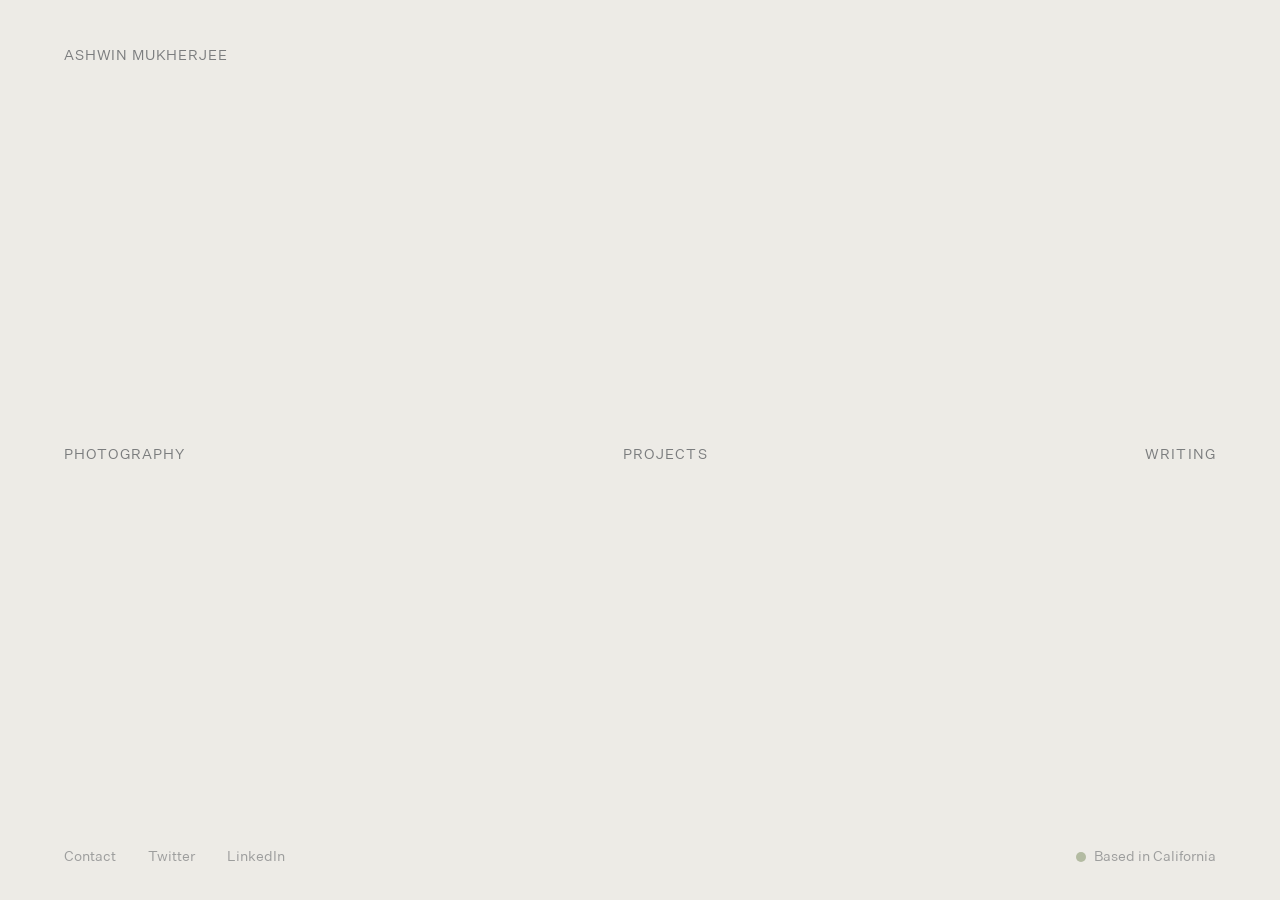
<file: index.html>
<!DOCTYPE html>
<html lang="en">
<head>
  <meta charset="UTF-8">
  <meta name="viewport" content="width=device-width, initial-scale=1.0">
  <meta name="color-scheme" content="light dark">
  <title>Ashwin Mukherjee</title>
  <meta name="description" content="Selected Work.">
  <link rel="canonical" href="https://ashwinmukherjee.com/">
  <meta property="og:type" content="website">
  <meta property="og:url" content="https://ashwinmukherjee.com/">
  <meta property="og:title" content="Ashwin Mukherjee">
  <meta property="og:description" content="Selected Work.">
  <meta property="og:image" content="https://ashwinmukherjee.com/img/ogimage.png">
  <meta name="twitter:card" content="summary_large_image">
  <meta name="twitter:title" content="Ashwin Mukherjee">
  <meta name="twitter:description" content="Selected Work.">
  <meta name="twitter:image" content="https://ashwinmukherjee.com/img/ogimage.png">
  <link rel="icon" href="data:image/svg+xml,<svg xmlns='http://www.w3.org/2000/svg' width='32' height='32' viewBox='0 0 32 32'><rect width='100%' height='100%' fill='%238B3A2A'/></svg>">
  <link rel="stylesheet" href="css/style.css?v=49">
</head>
<body>
  <script>
    // Pre-paint: choose entrance and apply deep-link state before first render
    (function() {
      var hash = location.hash.replace('#', '');
      if (hash) {
        var parts = hash.split('/');
        var section = parts[0];
        var slug = parts[1] || null;
        document.documentElement.setAttribute('data-takeover-target', section);
        if (slug) document.documentElement.setAttribute('data-drawer-target', slug);
      }

      // First visit → slow swell; return visit → quick fade
      var entrance = sessionStorage.getItem('visited') ? 'return' : 'swell';
      document.documentElement.setAttribute('data-entrance', entrance);
      sessionStorage.setItem('visited', '1');
    })();
  </script>

  <main class="landing">

    <h1 class="landing-name">Ashwin Mukherjee</h1>

    <nav class="landing-nav">
      <a href="photography.html" class="landing-nav-item" data-section="film">Photography</a>
      <span class="landing-nav-item" data-section="projects" data-takeover="takeover-projects">Projects</span>
      <span class="landing-nav-item" data-section="writing" data-takeover="takeover-writing">Writing</span>
    </nav>

    <footer class="landing-footer">
      <div class="landing-footer__links">
        <a href="mailto:ashwinmu@usc.edu">Contact</a>
        <a href="https://x.com/ashwinmukherjee" target="_blank" rel="noopener noreferrer">Twitter</a>
        <a href="https://www.linkedin.com/in/ashwinmukherjee/" target="_blank" rel="noopener noreferrer">LinkedIn</a>
      </div>
      <span class="landing-footer__location">
        <span class="landing-footer__dot"></span>
        <span class="landing-footer__location-text">Based in California</span>
      </span>
    </footer>

  </main>

  <!-- Takeover: Projects -->
  <div class="landing-takeover" id="takeover-projects">

    <!-- List view -->
    <div class="takeover-list-view">
      <span class="landing-takeover__label">Projects</span>
      <ul class="landing-takeover__list"></ul>
    </div>

    <!-- Drawer view (populated by JS) -->
    <div class="takeover-drawer">
      <span class="takeover-drawer__back">Back</span>
      <h2 class="takeover-drawer__title"></h2>
      <span class="takeover-drawer__date"></span>
      <div class="takeover-drawer__carousel">
        <div class="takeover-drawer__track"></div>
        <div class="takeover-drawer__img-label-wrap">
          <span class="takeover-drawer__img-label"></span>
          <span class="takeover-drawer__counter"></span>
        </div>
      </div>
      <p class="takeover-drawer__description"></p>
      <div class="takeover-drawer__links"></div>
      <span class="takeover-drawer__prev">Prev</span>
      <span class="takeover-drawer__next">Next</span>
    </div>

  </div>

  <!-- Takeover: Writing -->
  <div class="landing-takeover" id="takeover-writing">

    <!-- List view -->
    <div class="takeover-list-view">
      <span class="landing-takeover__label">Writing</span>
      <ul class="landing-takeover__list"></ul>
    </div>

    <!-- Drawer view (populated by JS) -->
    <div class="takeover-drawer takeover-drawer--writing">
      <span class="takeover-drawer__back">Back</span>
      <div class="takeover-drawer__writing-head">
        <h2 class="takeover-drawer__title"></h2>
        <span class="takeover-drawer__date"></span>
      </div>
      <div class="takeover-drawer__body"></div>
    </div>

  </div>

  <script src="js/main.js?v=28"></script>
</body>
</html>
</file>
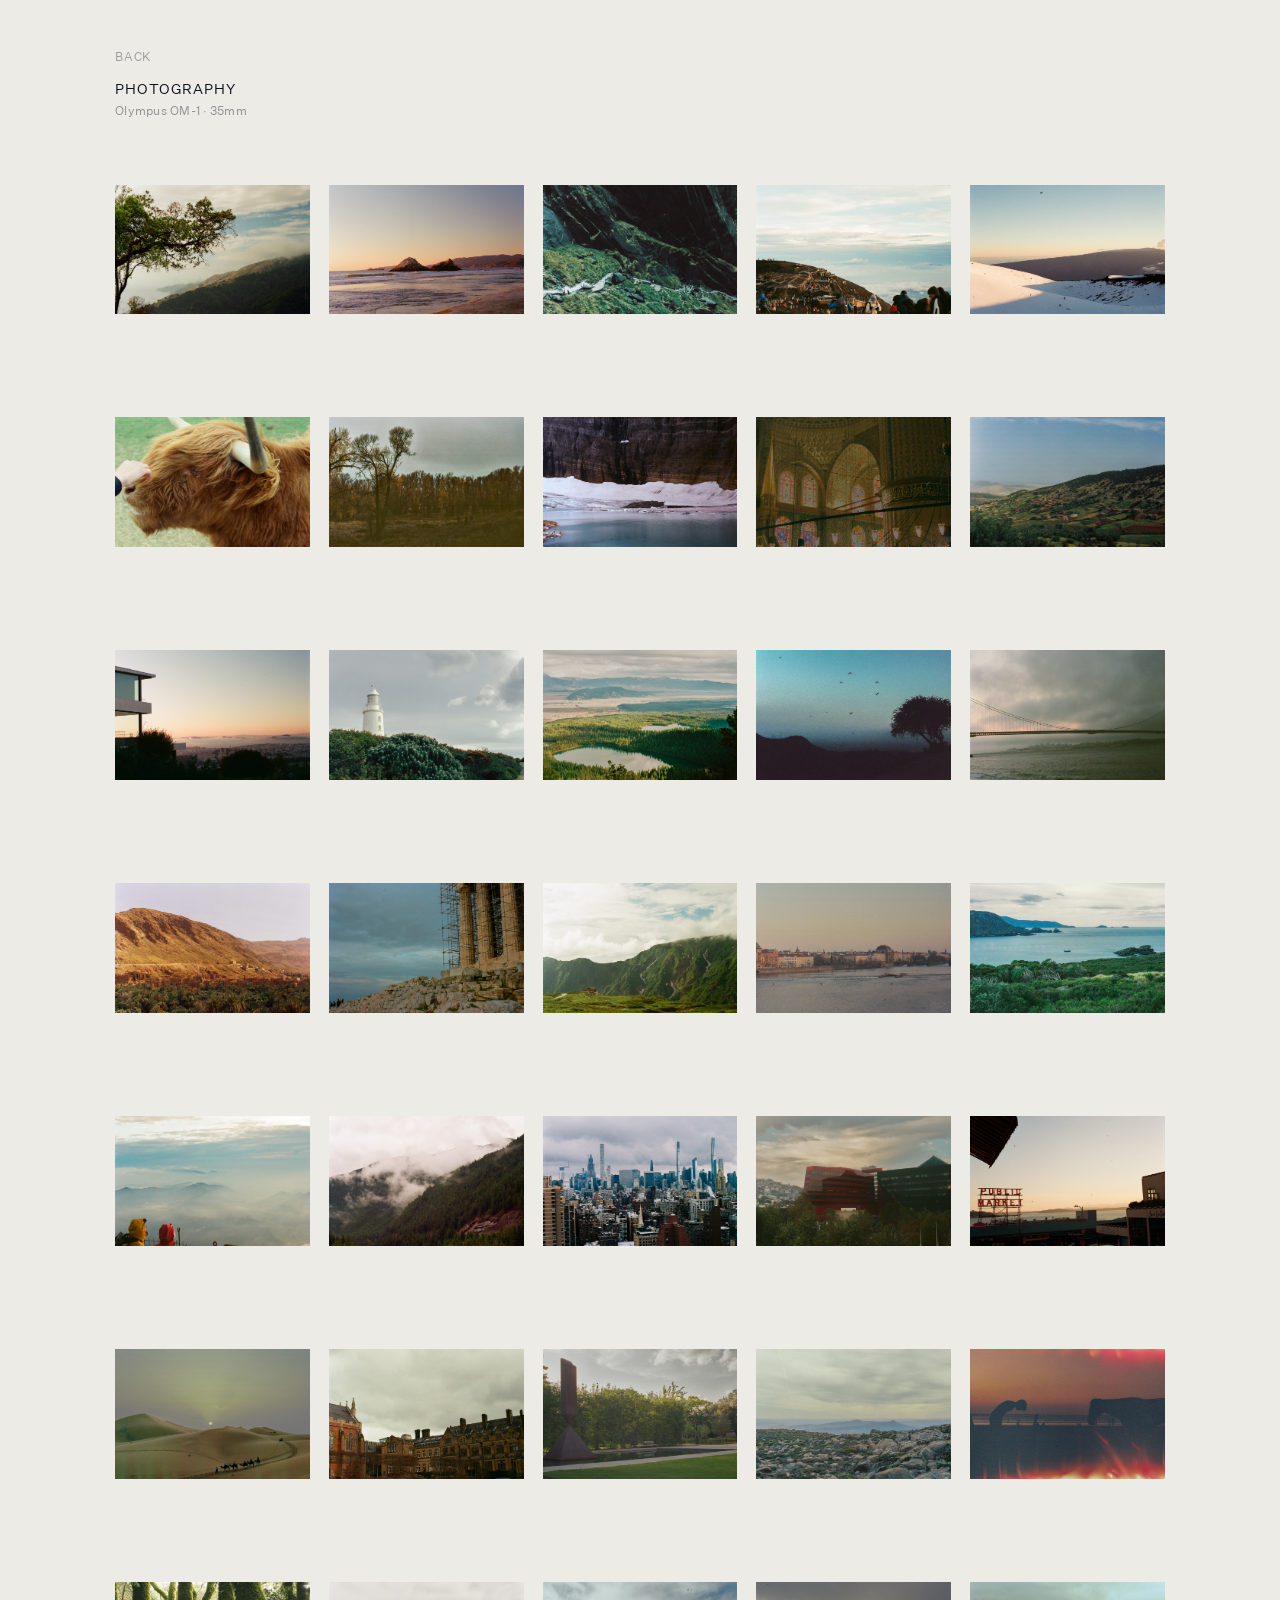
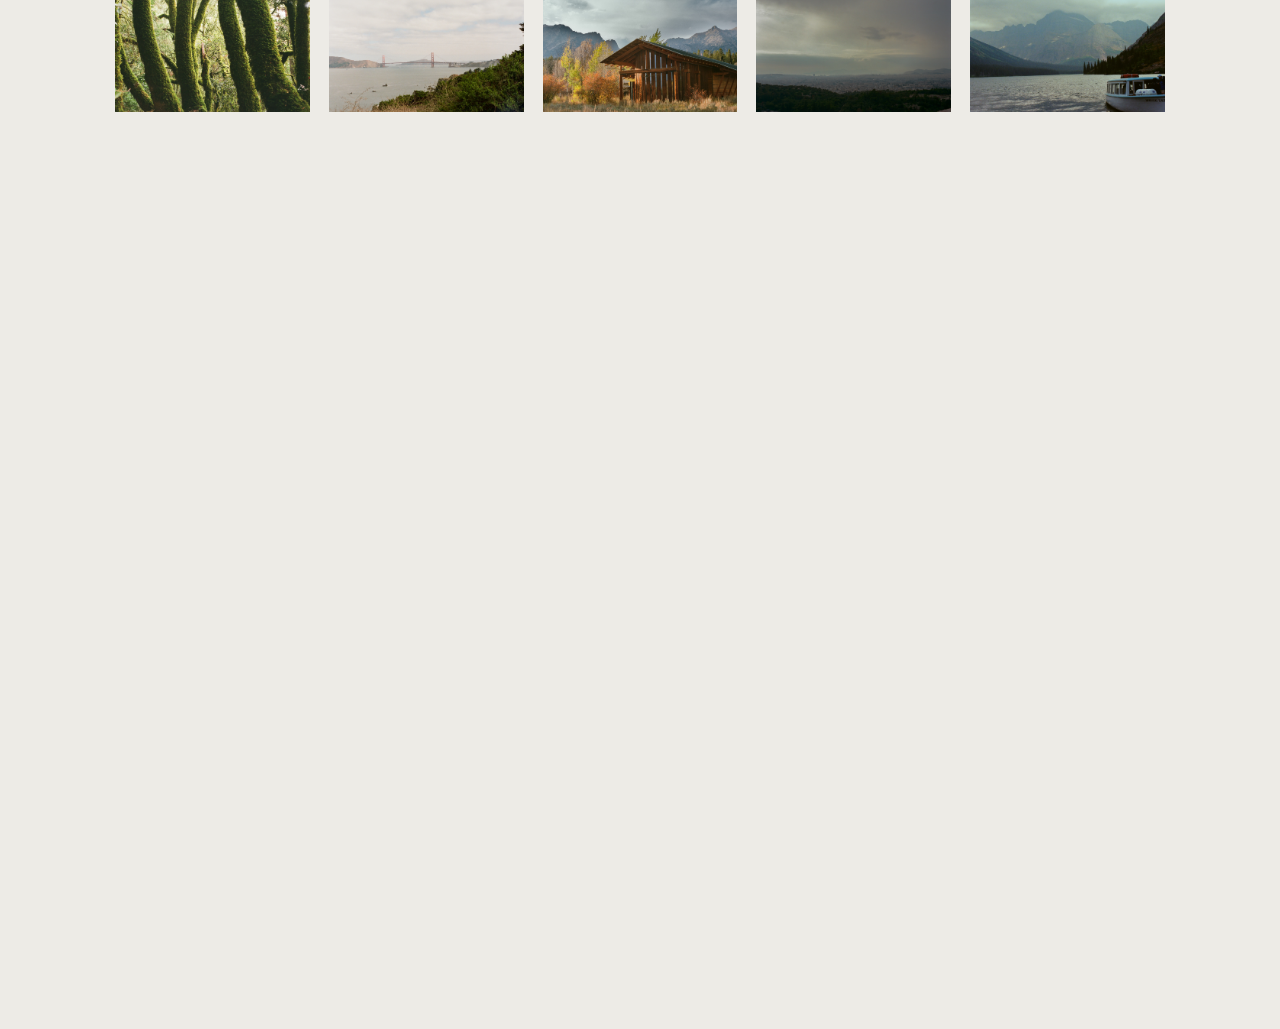
<file: photography.html>
<!DOCTYPE html>
<html lang="en">
<head>
  <meta charset="UTF-8">
  <meta name="viewport" content="width=device-width, initial-scale=1.0">
  <meta name="color-scheme" content="light dark">
  <title>Ashwin Mukherjee</title>
  <link rel="icon" href="data:image/svg+xml,<svg xmlns='http://www.w3.org/2000/svg' width='32' height='32' viewBox='0 0 32 32'><rect width='100%' height='100%' fill='%238B3A2A'/></svg>">
  <link rel="stylesheet" href="css/style.css?v=49">
</head>
<body>

  <div class="photo-page">

    <a href="index.html" class="photo-page__back">Back</a>

    <header class="photo-page__header">
      <h1 class="photo-page__title">Photography</h1>
      <p class="photo-page__subtitle">Olympus OM-1 &middot; 35mm</p>
    </header>

    <div class="photo-sequence"></div>

  </div>

  <script src="js/main.js?v=28"></script>
</body>
</html>
</file>
<file: css/style.css>
/* ==========================================================================
   PORTFOLIO — ASHWIN MUKHERJEE
   Design system: BRAND_REFERENCE.md
   Landing page, takeover panels, project/writing drawers, photography page
   ========================================================================== */

/* --- Font Faces --- */

/* Untitled Sans — primary sans */
@font-face {
  font-family: 'Untitled Sans';
  src: url('../fonts/Test Untitled Sans/test-untitled-sans-regular.woff2') format('woff2');
  font-weight: 400;
  font-style: normal;
  font-display: swap;
}
@font-face {
  font-family: 'Untitled Sans';
  src: url('../fonts/Test Untitled Sans/test-untitled-sans-italic.woff2') format('woff2');
  font-weight: 400;
  font-style: italic;
  font-display: swap;
}
@font-face {
  font-family: 'Untitled Sans';
  src: url('../fonts/Test Untitled Sans/test-untitled-sans-medium.woff2') format('woff2');
  font-weight: 500;
  font-style: normal;
  font-display: swap;
}


/* ==========================================================================
   DESIGN TOKENS
   ========================================================================== */

:root {
  /* Palette */
  --fog-pearl:    #EDEBE6;
  --coastal-sage: #9EA393;
  --indigo-black: #0C1119;
  --bengara:      #8B3A2A;

  /* Semantic */
  --color-bg:        var(--fog-pearl);
  --color-text:      var(--indigo-black);
  --color-secondary: var(--coastal-sage);
  --color-accent:    var(--bengara);

  /* RGB channels for alpha compositing */
  --color-text-rgb: 12, 17, 25;
  --color-bg-rgb:   237, 235, 230;

  /* Typography */
  --font-sans: 'Untitled Sans', -apple-system, 'Helvetica Neue', sans-serif;

  /* Type scale */
  --text-display:  clamp(48px, 6vw, 72px);
  --text-h1:       clamp(32px, 4vw, 48px);
  --text-h2:       clamp(24px, 3vw, 36px);
  --text-h3:       clamp(18px, 2vw, 22px);
  --text-body:     clamp(16px, 1.2vw, 18px);
  --text-caption:  clamp(11px, 0.9vw, 13px);
  --text-nav:      clamp(13px, 1.1vw, 16px);

  /* Spacing */
  --space-xs:  8px;
  --space-sm:  16px;
  --space-md:  32px;
  --space-lg:  64px;
  --space-xl:  128px;
  --space-2xl: 192px;

  /* Motion */
  --ease-out:    cubic-bezier(0.16, 1, 0.3, 1);
  --ease-in-out: cubic-bezier(0.65, 0, 0.35, 1);
  --duration-fast:   200ms;
  --duration-medium: 500ms;
  --duration-slow:   800ms;

  /* Layout */
  --max-width-body:  680px;
  --max-width-wide:  960px;
  --max-width-full:  1200px;
  --page-padding:    clamp(24px, 5vw, 80px);

  /* Opacity tiers */
  --opacity-ambient: 0.5;
  --opacity-structural: 1;
  --opacity-interactive: 0.35;
  --opacity-reading: 0.65;
  --opacity-metadata: 0.3;
}

/* --- Dark mode --- */
@media (prefers-color-scheme: dark) {
  :root {
    --color-bg:        var(--indigo-black);
    --color-text:      var(--fog-pearl);
    --color-secondary: var(--coastal-sage);
    --color-accent:    var(--bengara);

    --color-text-rgb: 237, 235, 230;
    --color-bg-rgb:   12, 17, 25;

    --opacity-ambient: 0.55;
    --opacity-reading: 0.7;
    --opacity-interactive: 0.4;
    --opacity-metadata: 0.35;
  }
}


/* ==========================================================================
   RESET & BASE
   ========================================================================== */

*, *::before, *::after {
  box-sizing: border-box;
  margin: 0;
  padding: 0;
}

html {
  font-size: 16px;
  -webkit-font-smoothing: antialiased;
  -moz-osx-font-smoothing: grayscale;
  scroll-behavior: smooth;
}

body {
  font-family: var(--font-sans);
  font-weight: 400;
  color: var(--color-text);
  background-color: var(--color-bg);
  line-height: 1.6;
  overflow-x: hidden;
}

img {
  max-width: 100%;
  height: auto;
  display: block;
}

a {
  color: inherit;
  text-decoration: none;
}

::selection {
  background: var(--bengara);
  color: var(--fog-pearl);
}


/* ==========================================================================
   LANDING PAGE
   ========================================================================== */

.landing {
  height: 100dvh;
  width: 100vw;
  display: grid;
  grid-template-rows: auto 1fr auto;
  padding: clamp(16px, 2.5vw, 40px) var(--page-padding);
  position: relative;
  overflow: hidden;
}

.landing-name {
  font-family: var(--font-sans);
  font-weight: 400;
  font-size: var(--text-nav);
  letter-spacing: 0.06em;
  text-transform: uppercase;
  line-height: 1;
  color: var(--color-text);
  opacity: var(--opacity-ambient);
  padding-top: var(--space-sm);
  transition: opacity 700ms var(--ease-out);
}

.landing-nav {
  display: flex;
  justify-content: space-between;
  align-items: center;
  align-self: center;
  width: 100%;
}

.landing-nav-item {
  font-family: var(--font-sans);
  font-size: var(--text-nav);
  font-weight: 400;
  letter-spacing: 0.08em;
  color: var(--color-text);
  opacity: var(--opacity-ambient);
  text-transform: uppercase;
  position: relative;
  cursor: pointer;
  transition: opacity 700ms var(--ease-out), color 700ms var(--ease-out);
}

/* Nav label — the visible word for items with submenus */
.landing-nav-label {
  display: block;
}

/* Submenu — hidden by default */
.landing-submenu {
  list-style: none;
  padding: 0;
  margin: 0;
  display: none;
}

/* ==========================================================================
   TAKEOVER — full page list when a section is opened
   ========================================================================== */

.landing-takeover {
  position: fixed;
  inset: 0;
  display: grid;
  grid-template-rows: auto 1fr;
  padding: clamp(16px, 2.5vw, 40px) var(--page-padding);
  z-index: 50;
  opacity: 0;
  visibility: hidden;
  transition:
    opacity 700ms var(--ease-out),
    visibility 700ms var(--ease-out);
  pointer-events: none;
}

.landing-takeover.is-active {
  opacity: 1;
  visibility: visible;
  pointer-events: auto;
}

/* --- List view (default child of takeover) --- */
.takeover-list-view {
  display: contents;
  cursor: pointer;
}

/* Label and list fade in with a stagger */
.landing-takeover__label {
  opacity: 0;
  transition: opacity 500ms var(--ease-out);
}

.landing-takeover__list {
  opacity: 0;
  transition: opacity 500ms var(--ease-out);
}

.landing-takeover.is-active .takeover-list-view .landing-takeover__label {
  opacity: 1;
  transition-delay: 200ms;
}

.landing-takeover.is-active .takeover-list-view .landing-takeover__list {
  opacity: 1;
  transition-delay: 350ms;
}

/* Hide list when drawer is open */
.landing-takeover.has-drawer .takeover-list-view {
  pointer-events: none;
}

.landing-takeover.has-drawer .takeover-list-view .landing-takeover__label,
.landing-takeover.has-drawer .takeover-list-view .landing-takeover__list {
  opacity: 0 !important;
  transition: opacity 400ms var(--ease-out);
  transition-delay: 0ms !important;
}


/* ==========================================================================
   DRAWER — project detail nested inside takeover
   ========================================================================== */

.takeover-drawer {
  position: absolute;
  inset: 0;
  display: grid;
  grid-template-rows: auto 1fr auto;
  grid-template-columns: 2fr 1fr;
  grid-template-areas:
    "title  date"
    "carousel carousel"
    "desc   links";
  max-width: min(90vw, 1200px);
  margin: 0 auto;
  padding: calc(clamp(16px, 2.5vw, 40px) + 48px) var(--page-padding) clamp(16px, 2.5vw, 40px);
  row-gap: var(--space-xs);
  column-gap: var(--space-lg);
  overflow: hidden;
  opacity: 0;
  visibility: hidden;
  pointer-events: none;
  transition: opacity 400ms var(--ease-out), visibility 400ms var(--ease-out);
}

/* Large screens: collapse the stretchy grid into normal flow, vertically centered */
@media (min-height: 900px) {
  .takeover-drawer:not(.takeover-drawer--writing) {
    grid-template-rows: auto auto auto;
    align-content: center;
    row-gap: var(--space-sm);
  }

  .takeover-drawer:not(.takeover-drawer--writing) .takeover-drawer__carousel {
    margin-top: var(--space-sm);
    margin-bottom: var(--space-sm);
  }
}

.landing-takeover.has-drawer .takeover-drawer {
  opacity: 1;
  visibility: visible;
  pointer-events: auto;
  transition-delay: 350ms;
}

/* --- Staggered entrance — each element fades individually --- */
.takeover-drawer__back,
.takeover-drawer__title,
.takeover-drawer__date,
.takeover-drawer__carousel,
.takeover-drawer__description,
.takeover-drawer__links {
  opacity: 0;
  transition: opacity 500ms var(--ease-out);
}

.landing-takeover.has-drawer .takeover-drawer__back {
  opacity: var(--opacity-interactive);
  transition-delay: 100ms;
}

.landing-takeover.has-drawer .takeover-drawer__back:hover {
  opacity: 0.7;
}

.landing-takeover.has-drawer .takeover-drawer__title {
  opacity: 1;
  transition-delay: 200ms;
}

.landing-takeover.has-drawer .takeover-drawer__date {
  opacity: var(--opacity-metadata);
  transition-delay: 200ms;
}

.landing-takeover.has-drawer .takeover-drawer__carousel {
  opacity: 1;
  transition-delay: 350ms;
}

.landing-takeover.has-drawer .takeover-drawer__description {
  opacity: var(--opacity-reading);
  transition-delay: 500ms;
}

.landing-takeover.has-drawer .takeover-drawer__links {
  opacity: 1;
  transition-delay: 500ms;
}


.takeover-drawer__back {
  position: absolute;
  top: clamp(16px, 2.5vw, 40px);
  left: var(--page-padding);
  padding-top: var(--space-sm);
  font-family: var(--font-sans);
  font-size: var(--text-caption);
  font-weight: 400;
  letter-spacing: 0.06em;
  text-transform: uppercase;
  color: var(--color-text);
  opacity: var(--opacity-interactive);
  cursor: pointer;
  transition: opacity 500ms var(--ease-out);
  line-height: 1;
  z-index: 1;
}

.takeover-drawer__back:hover {
  opacity: 0.7;
}

/* Prev/next project nav — mirrors the back button, anchored at the bottom */
.takeover-drawer:not(.takeover-drawer--writing) {
  padding-bottom: calc(clamp(16px, 2.5vw, 40px) + 48px);
}

.takeover-drawer__prev,
.takeover-drawer__next {
  position: absolute;
  bottom: clamp(16px, 2.5vw, 40px);
  padding-bottom: var(--space-sm);
  font-family: var(--font-sans);
  font-size: var(--text-caption);
  font-weight: 400;
  letter-spacing: 0.06em;
  text-transform: uppercase;
  color: var(--color-text);
  cursor: pointer;
  line-height: 1;
  z-index: 1;
  opacity: 0;
  pointer-events: none;
  transition: opacity 500ms var(--ease-out);
}

.takeover-drawer__prev {
  left: var(--page-padding);
}

.takeover-drawer__next {
  right: var(--page-padding);
}

.landing-takeover.has-drawer .takeover-drawer__prev,
.landing-takeover.has-drawer .takeover-drawer__next {
  opacity: var(--opacity-interactive);
  pointer-events: auto;
  /* Entrance lives in the animation so hover transitions stay instant; delay matches the back button */
  animation: drawerNavIn 500ms var(--ease-out) 100ms backwards;
}

@keyframes drawerNavIn {
  from { opacity: 0; }
}

.landing-takeover.has-drawer .takeover-drawer__prev:hover,
.landing-takeover.has-drawer .takeover-drawer__next:hover {
  opacity: 0.7;
}

/* Hidden at the ends of the project sequence */
.landing-takeover.has-drawer .takeover-drawer__prev.is-hidden,
.landing-takeover.has-drawer .takeover-drawer__next.is-hidden {
  opacity: 0;
  pointer-events: none;
}

.takeover-drawer__title {
  grid-area: title;
  font-family: var(--font-sans);
  font-weight: 400;
  font-size: var(--text-nav);
  letter-spacing: 0.08em;
  text-transform: uppercase;
  color: var(--color-text);
  opacity: 0.5;
  line-height: 1;
  margin: 0;
  align-self: baseline;
}

.takeover-drawer__date {
  grid-area: date;
  font-family: var(--font-sans);
  font-size: var(--text-caption);
  font-weight: 400;
  color: var(--color-text);
  opacity: var(--opacity-metadata);
  letter-spacing: 0.02em;
  white-space: nowrap;
  text-align: right;
  align-self: baseline;
}

.takeover-drawer__carousel {
  grid-area: carousel;
  position: relative;
  user-select: none;
  min-height: 0;
  display: flex;
  flex-direction: column;
  justify-content: center;
  overflow: hidden;
}

.takeover-drawer__track {
  position: relative;
  width: 100%;
  aspect-ratio: 16 / 9;
  max-height: 100%;
  overflow: hidden;
  cursor: pointer;
  background-color: rgba(var(--color-text-rgb), 0.03);
}

.takeover-drawer__slide {
  position: absolute;
  inset: 0;
  opacity: 0;
  transition: opacity 600ms var(--ease-out);
}

.takeover-drawer__slide.is-active {
  opacity: 1;
}

.takeover-drawer__slide img,
.takeover-drawer__slide video {
  width: 100%;
  height: 100%;
  object-fit: cover;
  display: block;
}

.takeover-drawer__slide-placeholder {
  width: 100%;
  height: 100%;
  display: flex;
  align-items: center;
  justify-content: center;
  font-family: var(--font-sans);
  font-size: var(--text-caption);
  color: var(--color-text);
  opacity: 0.2;
  letter-spacing: 0.04em;
}

.takeover-drawer__img-label-wrap {
  display: flex;
  justify-content: space-between;
  align-items: baseline;
  margin-top: var(--space-xs);
}

.takeover-drawer__img-label {
  font-family: var(--font-sans);
  font-size: var(--text-caption);
  font-weight: 400;
  color: var(--coastal-sage);
  opacity: 1;
  letter-spacing: 0.02em;
}

.takeover-drawer__counter {
  font-family: var(--font-sans);
  font-size: var(--text-caption);
  font-weight: 400;
  color: var(--coastal-sage);
  opacity: 1;
  letter-spacing: 0.02em;
}

.takeover-drawer__description {
  grid-area: desc;
  font-family: var(--font-sans);
  font-size: var(--text-body);
  font-weight: 400;
  line-height: 1.6;
  color: var(--color-text);
  opacity: var(--opacity-reading);
  margin: 0;
  align-self: end;
}

.takeover-drawer__links {
  grid-area: links;
  display: flex;
  flex-direction: column;
  gap: var(--space-xs);
  align-self: end;
  text-align: right;
}

/* Intentionally 0.5 — between interactive (0.35) and reading (0.65) */
.takeover-drawer__links a {
  font-family: var(--font-sans);
  font-size: var(--text-caption);
  font-weight: 400;
  letter-spacing: 0.02em;
  color: var(--color-text);
  opacity: 0.5;
  transition: opacity 400ms var(--ease-out), color 400ms var(--ease-out);
}

.takeover-drawer__links a:hover {
  opacity: 1;
  color: var(--bengara);
}


/* --- Pre-paint: drawer arrives directly from URL --- */

html[data-drawer-target] .takeover-list-view .landing-takeover__label,
html[data-drawer-target] .takeover-list-view .landing-takeover__list {
  opacity: 0 !important;
  transition: none !important;
}

html[data-drawer-target] .takeover-drawer {
  opacity: 1 !important;
  visibility: visible !important;
  pointer-events: auto;
  transition: none !important;
}

html[data-drawer-target] .takeover-drawer__back,
html[data-drawer-target] .takeover-drawer__title,
html[data-drawer-target] .takeover-drawer__date,
html[data-drawer-target] .takeover-drawer__carousel,
html[data-drawer-target] .takeover-drawer__description,
html[data-drawer-target] .takeover-drawer__links {
  opacity: 1 !important;
  transition: none !important;
}


/* ==========================================================================
   WRITING DRAWER — body text replaces carousel
   ========================================================================== */

/* Writing drawer: relative flow so it extends the takeover's scroll height.
   Content column is 680px (Stripe Press) — padding sits outside so inner width is exact. */
.takeover-drawer--writing {
  display: block;
  max-width: calc(680px + 2 * var(--page-padding));
  margin: 0 auto;
  padding: calc(clamp(16px, 2.5vw, 40px) + 48px) var(--page-padding) clamp(16px, 2.5vw, 40px);
  overflow-y: auto;
  scrollbar-width: none;
}

.takeover-drawer--writing::-webkit-scrollbar {
  display: none;
}

.takeover-drawer--writing .takeover-drawer__body::after {
  content: '';
  display: block;
  height: calc(clamp(16px, 2.5vw, 40px) + 48px);
}

#takeover-writing.has-drawer .takeover-list-view {
  pointer-events: none;
}

#takeover-writing.has-drawer .takeover-list-view .landing-takeover__label,
#takeover-writing.has-drawer .takeover-list-view .landing-takeover__list {
  opacity: 0 !important;
  transition: opacity 400ms var(--ease-out);
  transition-delay: 0ms !important;
}

/* Named grid areas match the base .takeover-drawer__title / __date
   grid-area declarations, so there's no ambiguity about placement. */
.takeover-drawer--writing .takeover-drawer__writing-head {
  display: grid;
  grid-template-columns: minmax(0, 1fr) auto;
  grid-template-areas: "title date";
  align-items: baseline;
  gap: var(--space-md);
  width: 100%;
}

.takeover-drawer--writing .takeover-drawer__title {
  grid-area: title;
  justify-self: start;
  text-align: left;
  margin: 0;
  line-height: 1.2;
  text-transform: none;
  letter-spacing: 0.02em;
  min-width: 0;
}

.takeover-drawer--writing .takeover-drawer__date {
  grid-area: date;
  justify-self: end;
  text-align: right;
  margin: 0;
  line-height: 1;
  white-space: nowrap;
}

.takeover-drawer__body {
  padding-top: var(--space-md);
  clear: both;
}


.takeover-drawer__body p {
  font-family: var(--font-sans);
  font-size: var(--text-body);
  font-weight: 400;
  line-height: 1.65;
  color: color-mix(in srgb, var(--color-text) 70%, transparent);
  margin-bottom: 1.4em;
}

.takeover-drawer__body p:last-child {
  margin-bottom: 0;
}

.takeover-drawer__figure {
  margin: var(--space-md) 0;
}

.takeover-drawer__figure img {
  width: 100%;
  display: block;
}

.takeover-drawer__figure figcaption {
  font-family: var(--font-sans);
  font-size: var(--text-caption);
  font-weight: 400;
  color: var(--coastal-sage);
  margin-top: var(--space-xs);
  letter-spacing: 0.02em;
}

.takeover-drawer__body a {
  color: inherit;
  text-decoration: underline;
  text-underline-offset: 3px;
  text-decoration-color: rgba(var(--color-text-rgb), 0.2);
  transition: color 400ms var(--ease-out), text-decoration-color 400ms var(--ease-out);
}


.takeover-drawer__body a:hover {
  color: var(--bengara);
  text-decoration-color: var(--bengara);
}

/* Stagger entrance for writing body — text leads, images follow */
.takeover-drawer__body p {
  opacity: 0;
  transition: opacity 500ms var(--ease-out);
}

.takeover-drawer__body .takeover-drawer__figure {
  opacity: 0;
  transition: opacity 500ms var(--ease-out);
}

.landing-takeover.writing-body-in .takeover-drawer__body p {
  opacity: 1;
  transition-delay: 400ms;
}

.landing-takeover.writing-body-in .takeover-drawer__body .takeover-drawer__figure {
  opacity: 1;
  transition-delay: 900ms;
}

/* Pre-paint for writing drawer */
html[data-drawer-target] .takeover-drawer__body {
  opacity: 1 !important;
  transition: none !important;
}

html[data-drawer-target] .takeover-drawer__body p {
  opacity: 1 !important;
  transition: none !important;
}

html[data-drawer-target] .takeover-drawer__body .takeover-drawer__figure {
  opacity: 1 !important;
  transition: none !important;
}


.landing-takeover__label {
  font-family: var(--font-sans);
  font-size: var(--text-nav);
  font-weight: 400;
  letter-spacing: 0.08em;
  text-transform: uppercase;
  color: var(--color-text);
  opacity: 1;
  line-height: 1;
  padding-top: var(--space-sm);
  text-align: center;
}

.landing-takeover__list {
  list-style: none;
  padding: 0;
  margin: 0;
  align-self: center;
  justify-self: center;
  text-align: center;
}

.landing-takeover__list li {
  margin-bottom: 0.6em;
}

/* Slightly above interactive (0.35) for readability */
.landing-takeover__list a {
  font-family: var(--font-sans);
  font-size: var(--text-nav);
  font-weight: 400;
  letter-spacing: 0.02em;
  color: var(--color-text);
  opacity: 0.4;
  transition: opacity 500ms var(--ease-out), color 500ms var(--ease-out);
  cursor: pointer;
}

.landing-takeover__list a:hover {
  color: var(--color-accent);
  opacity: 1;
}

.landing-footer {
  display: flex;
  justify-content: space-between;
  align-items: flex-end;
}

.landing-footer__links {
  display: flex;
  gap: var(--space-md);
}

.landing-footer__links a {
  font-family: var(--font-sans);
  font-size: var(--text-nav);
  font-weight: 400;
  color: var(--color-text);
  opacity: var(--opacity-interactive);
  transition: opacity 700ms var(--ease-out);
}

.landing-footer__links a:hover {
  opacity: 0.7 !important;
}

.landing-footer__location {
  display: flex;
  align-items: center;
  gap: 8px;
}

.landing-footer__location-text {
  font-family: var(--font-sans);
  font-size: var(--text-nav);
  font-weight: 400;
  color: var(--color-text);
  opacity: var(--opacity-interactive);
  transition: opacity 700ms var(--ease-out);
}

.landing-footer__dot {
  width: 10px;
  height: 10px;
  border-radius: 50%;
  background-color: var(--dot-color, var(--color-text));
  opacity: 0.5;
  display: inline-block;
  flex-shrink: 0;
  transition: background-color 700ms var(--ease-out), opacity 700ms var(--ease-out);
}

/* ==========================================================================
   PHOTOGRAPHY PAGE
   ========================================================================== */

.photo-page {
  margin: 0 auto;
  padding: clamp(16px, 2.5vw, 40px) var(--page-padding) var(--space-2xl);
  transition: opacity 200ms var(--ease-out);
}

.photo-page.is-leaving {
  opacity: 0;
}

.photo-page__back {
  padding-top: var(--space-sm);
  font-family: var(--font-sans);
  font-size: var(--text-caption);
  font-weight: 400;
  letter-spacing: 0.06em;
  text-transform: uppercase;
  color: var(--color-text);
  opacity: 0.35;
  display: inline-block;
  margin-bottom: var(--space-sm);
  transition: opacity 500ms var(--ease-out);
}

.photo-page__back:hover {
  opacity: 0.7;
}

.photo-page__header {
  margin-bottom: var(--space-lg);
}

.photo-page__title {
  font-family: var(--font-sans);
  font-weight: 400;
  font-size: var(--text-nav);
  letter-spacing: 0.08em;
  text-transform: uppercase;
  color: var(--color-text);
  line-height: 1;
  margin-bottom: 0.4em;
}

.photo-page__subtitle {
  font-family: var(--font-sans);
  font-size: var(--text-caption);
  font-weight: 400;
  color: var(--color-text);
  opacity: 0.4;
  letter-spacing: 0.02em;
}

.photo-sequence {
  display: flex;
  flex-direction: column;
  gap: var(--space-xl);
}

.photo-frame {
  position: relative;
  width: 100%;
}

.photo-frame img {
  width: 100%;
  display: block;
  cursor: pointer;
}

.photo-frame figcaption {
  font-family: var(--font-sans);
  font-size: var(--text-caption);
  font-weight: 400;
  color: var(--coastal-sage);
  opacity: 1;
  margin-top: var(--space-sm);
  letter-spacing: 0.02em;
}

/* Contact sheet — desktop only; mobile keeps the single column.
   Five frames across, standardized to 3:2; tight gutters, sleeve-wide row gaps. */
@media (min-width: 769px) {
  .photo-page {
    max-width: min(1400px, 92vw);
  }

  .photo-sequence {
    display: grid;
    grid-template-columns: repeat(5, 1fr);
    column-gap: clamp(12px, 1.5vw, 20px);
    row-gap: clamp(56px, 6vw, 96px);
  }

  .photo-frame img {
    aspect-ratio: 3 / 2;
    object-fit: cover;
  }

  /* Caption surfaces with attention */
  .photo-frame figcaption {
    opacity: 0;
    margin-top: var(--space-xs);
    transition: opacity 700ms var(--ease-out);
  }

  .photo-frame:hover figcaption {
    opacity: 1;
  }
}

/* Lightbox — no scrim. The page fades out entirely and the image
   arrives on the same ground: a scene change, not an overlay. */
.photo-page__header,
.photo-sequence {
  transition: opacity 700ms var(--ease-out);
}

.photo-page.has-lightbox .photo-page__back,
.photo-page.has-lightbox .photo-page__header,
.photo-page.has-lightbox .photo-sequence {
  opacity: 0 !important;
  transition: opacity 400ms var(--ease-out);
  pointer-events: none;
}

/* Close: the photo departs first (400ms), the page returns a beat later —
   the drawer-close rhythm, faster than the open */
.photo-page.lightbox-closing .photo-page__back,
.photo-page.lightbox-closing .photo-page__header,
.photo-page.lightbox-closing .photo-sequence {
  transition: opacity 500ms var(--ease-out) 200ms;
}

.photo-lightbox {
  position: fixed;
  inset: 0;
  z-index: 100;
  display: flex;
  align-items: center;
  justify-content: center;
  pointer-events: none;
  cursor: default;
  user-select: none;
  -webkit-user-select: none;
}

.photo-lightbox.is-open {
  pointer-events: auto;
}

/* Figure: Back above the image, caption beneath it, Prev/Next below the caption —
   everything aligned to the image's width */
.photo-lightbox figure {
  margin: 0;
  display: grid;
  grid-template-columns: 1fr 1fr;
  opacity: 0;
  transition: opacity 400ms var(--ease-out);
}

.photo-lightbox.is-open figure {
  opacity: 1;
  transition: opacity 500ms var(--ease-out) 350ms;
}

.photo-lightbox img {
  grid-row: 2;
  grid-column: 1 / -1;
  /* Fixed 3:2 stage — every photo renders at the identical size,
     sized to leave air for Back above and the caption/nav below */
  width: min(88vw, calc(75vh * 1.5));
  aspect-ratio: 3 / 2;
  object-fit: cover;
  display: block;
}

.photo-lightbox figcaption {
  grid-row: 3;
  grid-column: 1 / -1;
  justify-self: start;
  font-family: var(--font-sans);
  font-size: var(--text-caption);
  font-weight: 400;
  color: var(--coastal-sage);
  margin-top: var(--space-sm);
  letter-spacing: 0.02em;
}

/* Back / Prev / Next — same register as the project drawer nav */
.photo-lightbox__back,
.photo-lightbox__prev,
.photo-lightbox__next {
  font-family: var(--font-sans);
  font-size: var(--text-caption);
  font-weight: 400;
  letter-spacing: 0.06em;
  text-transform: uppercase;
  line-height: 1;
  color: var(--color-text);
  cursor: pointer;
  opacity: var(--opacity-interactive);
  transition: opacity 500ms var(--ease-out);
}

.photo-lightbox__back {
  grid-row: 1;
  grid-column: 1 / -1;
  justify-self: start;
  margin-bottom: var(--space-md);
}

.photo-lightbox__prev,
.photo-lightbox__next {
  grid-row: 4;
  margin-top: var(--space-md);
}

.photo-lightbox__prev {
  grid-column: 1;
  justify-self: start;
}

.photo-lightbox__next {
  grid-column: 2;
  justify-self: end;
}

.photo-lightbox__back:hover,
.photo-lightbox__prev:hover,
.photo-lightbox__next:hover {
  opacity: 0.7;
}

.photo-lightbox__prev.is-hidden,
.photo-lightbox__next.is-hidden {
  opacity: 0;
  pointer-events: none;
}


/* ==========================================================================
   SHARED COMPONENTS
   ========================================================================== */

/* ==========================================================================
   LANDING ENTRANCE — Swell (locked)
   ========================================================================== */

.landing[data-entrance="swell"] .landing-name,
.landing[data-entrance="swell"] .landing-nav-item {
  --el-opacity: 0.5;
  opacity: 0;
  animation: swellIn 1600ms cubic-bezier(0.37, 0, 0.63, 1) 200ms forwards;
}

.landing[data-entrance="swell"] .landing-footer__links a,
.landing[data-entrance="swell"] .landing-footer__location-text {
  --el-opacity: 0.35;
  opacity: 0;
  animation: swellIn 1600ms cubic-bezier(0.37, 0, 0.63, 1) 200ms forwards;
}

.landing[data-entrance="swell"] .landing-footer__dot {
  opacity: 0;
  animation: dotSwell 1600ms cubic-bezier(0.37, 0, 0.63, 1) 200ms forwards;
}

@keyframes swellIn {
  0%   { opacity: 0; }
  50%  { opacity: calc(var(--el-opacity, 1) * 0.7); }
  100% { opacity: var(--el-opacity, 1); }
}

@keyframes dotSwell {
  0%   { opacity: 0; }
  50%  { opacity: 0.3; }
  100% { opacity: 0.5; }
}

/* --- Return entrance — quick fade, like closing a takeover --- */

.landing[data-entrance="return"] .landing-name,
.landing[data-entrance="return"] .landing-nav-item {
  opacity: 0;
  animation: returnIn 350ms var(--ease-out) forwards;
}

.landing[data-entrance="return"] .landing-footer__links a,
.landing[data-entrance="return"] .landing-footer__location-text {
  opacity: 0;
  animation: returnInSoft 350ms var(--ease-out) forwards;
}

.landing[data-entrance="return"] .landing-footer__dot {
  opacity: 0;
  animation: returnInDot 350ms var(--ease-out) forwards;
}

@keyframes returnIn {
  from { opacity: 0; }
  to   { opacity: 0.5; }
}

@keyframes returnInSoft {
  from { opacity: 0; }
  to   { opacity: 0.35; }
}

@keyframes returnInDot {
  from { opacity: 0; }
  to   { opacity: 0.5; }
}




/* ==========================================================================
   NAV HOVER INTERACTIONS
   Toggle with keys 1-2. Active mode set via [data-hover] on .landing
   ========================================================================== */

/* Shared: smooth transitions — everything fades at the same pace */
.landing[data-hover] .landing-name,
.landing[data-hover] .landing-nav-item,
.landing[data-hover] .landing-footer__links,
.landing[data-hover] .landing-footer__links a,
.landing[data-hover] .landing-footer__location-text,
.landing[data-hover] .landing-footer__dot {
  transition:
    opacity 700ms var(--ease-out),
    background-color 700ms var(--ease-out),
    color 700ms var(--ease-out) !important;
}

.landing[data-hover] {
  transition:
    background-color 700ms var(--ease-out),
    color 700ms var(--ease-out);
}


/* --- 1: Indigo — hovered item reaches full indigo black --- */

.landing[data-hover="indigo"].is-hovering .landing-name,
.landing[data-hover="indigo"].is-hovering .landing-footer__links,
.landing[data-hover="indigo"].is-hovering .landing-footer__location-text,
.landing[data-hover="indigo"].is-hovering .landing-footer__dot {
  opacity: 0.08 !important;
}

.landing[data-hover="indigo"].is-hovering .landing-nav-item {
  opacity: 0.08 !important;
}

.landing[data-hover="indigo"].is-hovering .landing-nav-item.is-active {
  color: var(--color-text) !important;
  opacity: 1 !important;
}

/* Pre-paint takeover — hash-based arrival, no flash */
html[data-takeover-target] .landing-name,
html[data-takeover-target] .landing-nav-item,
html[data-takeover-target] .landing-footer__links a,
html[data-takeover-target] .landing-footer__location-text,
html[data-takeover-target] .landing-footer__dot,
html[data-takeover-target] .landing-footer__location {
  opacity: 0 !important;
  transition: none !important;
  pointer-events: none;
}

html[data-takeover-target="projects"] #takeover-projects,
html[data-takeover-target="writing"] #takeover-writing {
  opacity: 1 !important;
  visibility: visible !important;
  pointer-events: auto;
  transition: none !important;
}

html[data-takeover-target="projects"] #takeover-projects .landing-takeover__label,
html[data-takeover-target="projects"] #takeover-projects .landing-takeover__list,
html[data-takeover-target="writing"] #takeover-writing .landing-takeover__label,
html[data-takeover-target="writing"] #takeover-writing .landing-takeover__list {
  opacity: 1 !important;
  transition: none !important;
}

/* Page exit — fade landing before navigating away */
.landing.is-leaving .landing-name,
.landing.is-leaving .landing-nav-item,
.landing.is-leaving .landing-nav-item.is-active,
.landing.is-leaving .landing-footer__links a,
.landing.is-leaving .landing-footer__location-text,
.landing.is-leaving .landing-footer__dot,
.landing.is-leaving .landing-footer__location {
  opacity: 0 !important;
  transition: opacity 200ms var(--ease-out);
  pointer-events: none;
}

/* Takeover isolation — high specificity to beat hover + active states */
.landing.has-takeover .landing-name,
.landing.has-takeover .landing-nav-item,
.landing.has-takeover .landing-nav-item.is-active,
.landing.has-takeover .landing-footer__links a,
.landing.has-takeover .landing-footer__location-text,
.landing.has-takeover .landing-footer__dot,
.landing.has-takeover .landing-footer__location {
  opacity: 0 !important;
  transition: opacity 400ms var(--ease-out);
  pointer-events: none;
}


/* Fade-in for scroll-revealed elements */
.reveal {
  opacity: 0;
  transform: translateY(20px);
  transition:
    opacity var(--duration-slow) var(--ease-out),
    transform var(--duration-slow) var(--ease-out);
}

.reveal.is-visible {
  opacity: 1;
  transform: translateY(0);
}

.reveal--fade {
  transform: none;
  transition: opacity var(--duration-slow) var(--ease-out);
}


/* ==========================================================================
   RESPONSIVE
   ========================================================================== */

@media (max-width: 768px) {
  :root {
    --page-padding: 24px;
    --space-xl: 80px;
    --space-2xl: 120px;
    --opacity-ambient: 0.65;
  }

  .landing-nav {
    flex-direction: row;
    gap: var(--space-md);
    justify-content: space-between;
  }

  .landing-footer__location-text {
    opacity: 0.45;
  }

  .landing-footer {
    justify-content: flex-end;
  }

  .landing-footer__links {
    display: none;
  }

  /* Project drawer: full width, stack date below title on mobile */
  .takeover-drawer:not(.takeover-drawer--writing) {
    max-width: 100%;
    grid-template-columns: 1fr;
    grid-template-rows: auto auto auto auto auto;
    grid-template-areas:
      "title"
      "date"
      "carousel"
      "desc"
      "links";
    row-gap: var(--space-sm);
    align-content: start;
  }

  .takeover-drawer:not(.takeover-drawer--writing) .takeover-drawer__date {
    text-align: left;
  }

  .takeover-drawer:not(.takeover-drawer--writing) .takeover-drawer__img-label-wrap {
    margin-top: var(--space-sm);
  }

  .takeover-drawer:not(.takeover-drawer--writing) .takeover-drawer__description {
    margin-top: var(--space-xs);
  }

  /* Writing drawer: stack date below title */
  .takeover-drawer--writing .takeover-drawer__writing-head {
    grid-template-columns: 1fr;
    grid-template-areas:
      "title"
      "date";
    gap: var(--space-xs);
  }

  .takeover-drawer--writing .takeover-drawer__date {
    justify-self: start;
    text-align: left;
  }

  /* Captions: bump for readability */
  .takeover-drawer__img-label,
  .takeover-drawer__counter,
  .takeover-drawer__figure figcaption {
    font-size: clamp(13px, 1.2vw, 15px);
  }

  .takeover-drawer__links {
    text-align: left;
  }

  /* Lightbox controls: anchor to the page corners, as on the project drawer */
  .photo-lightbox__back {
    position: absolute;
    top: clamp(16px, 2.5vw, 40px);
    left: var(--page-padding);
    margin-bottom: 0;
    padding-top: var(--space-sm);
  }

  .photo-lightbox__prev,
  .photo-lightbox__next {
    position: absolute;
    bottom: clamp(16px, 2.5vw, 40px);
    margin-top: 0;
    padding-bottom: var(--space-sm);
  }

  .photo-lightbox__prev {
    left: var(--page-padding);
  }

  .photo-lightbox__next {
    right: var(--page-padding);
  }
}
</file>
